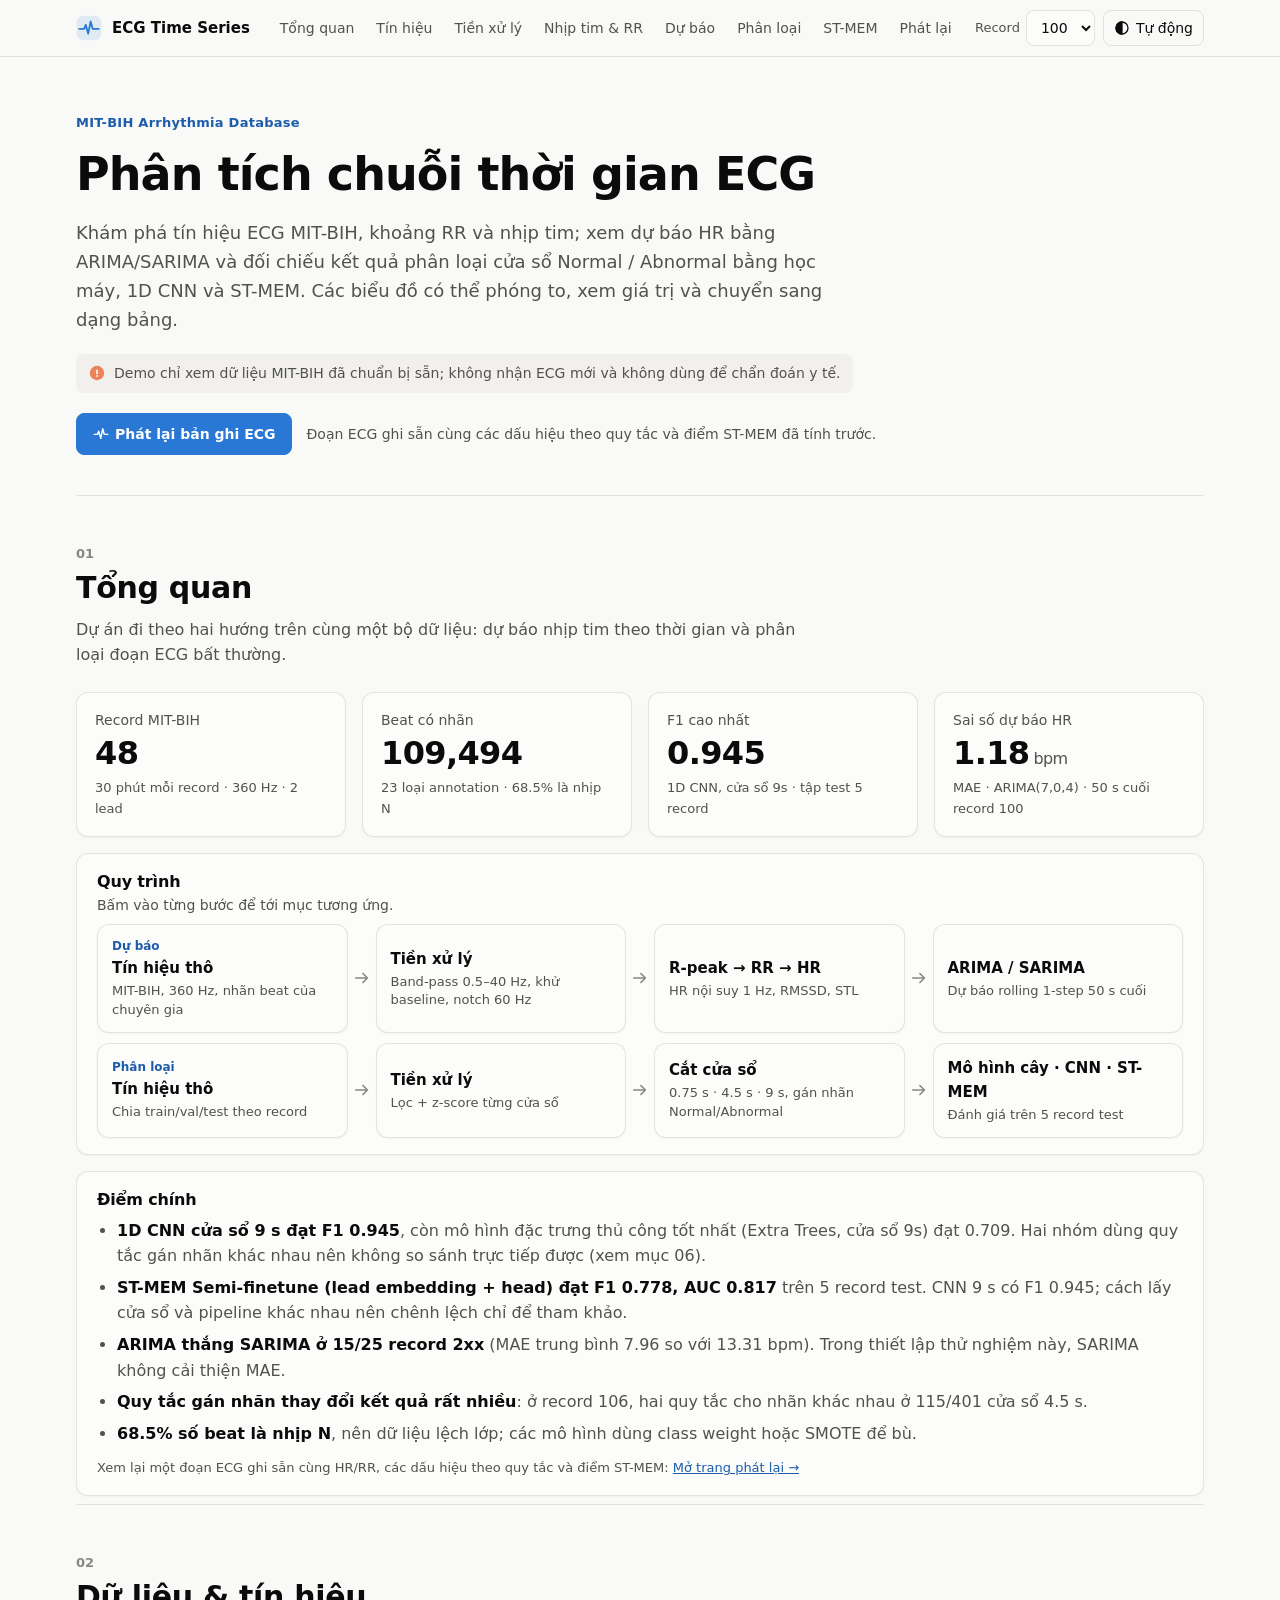
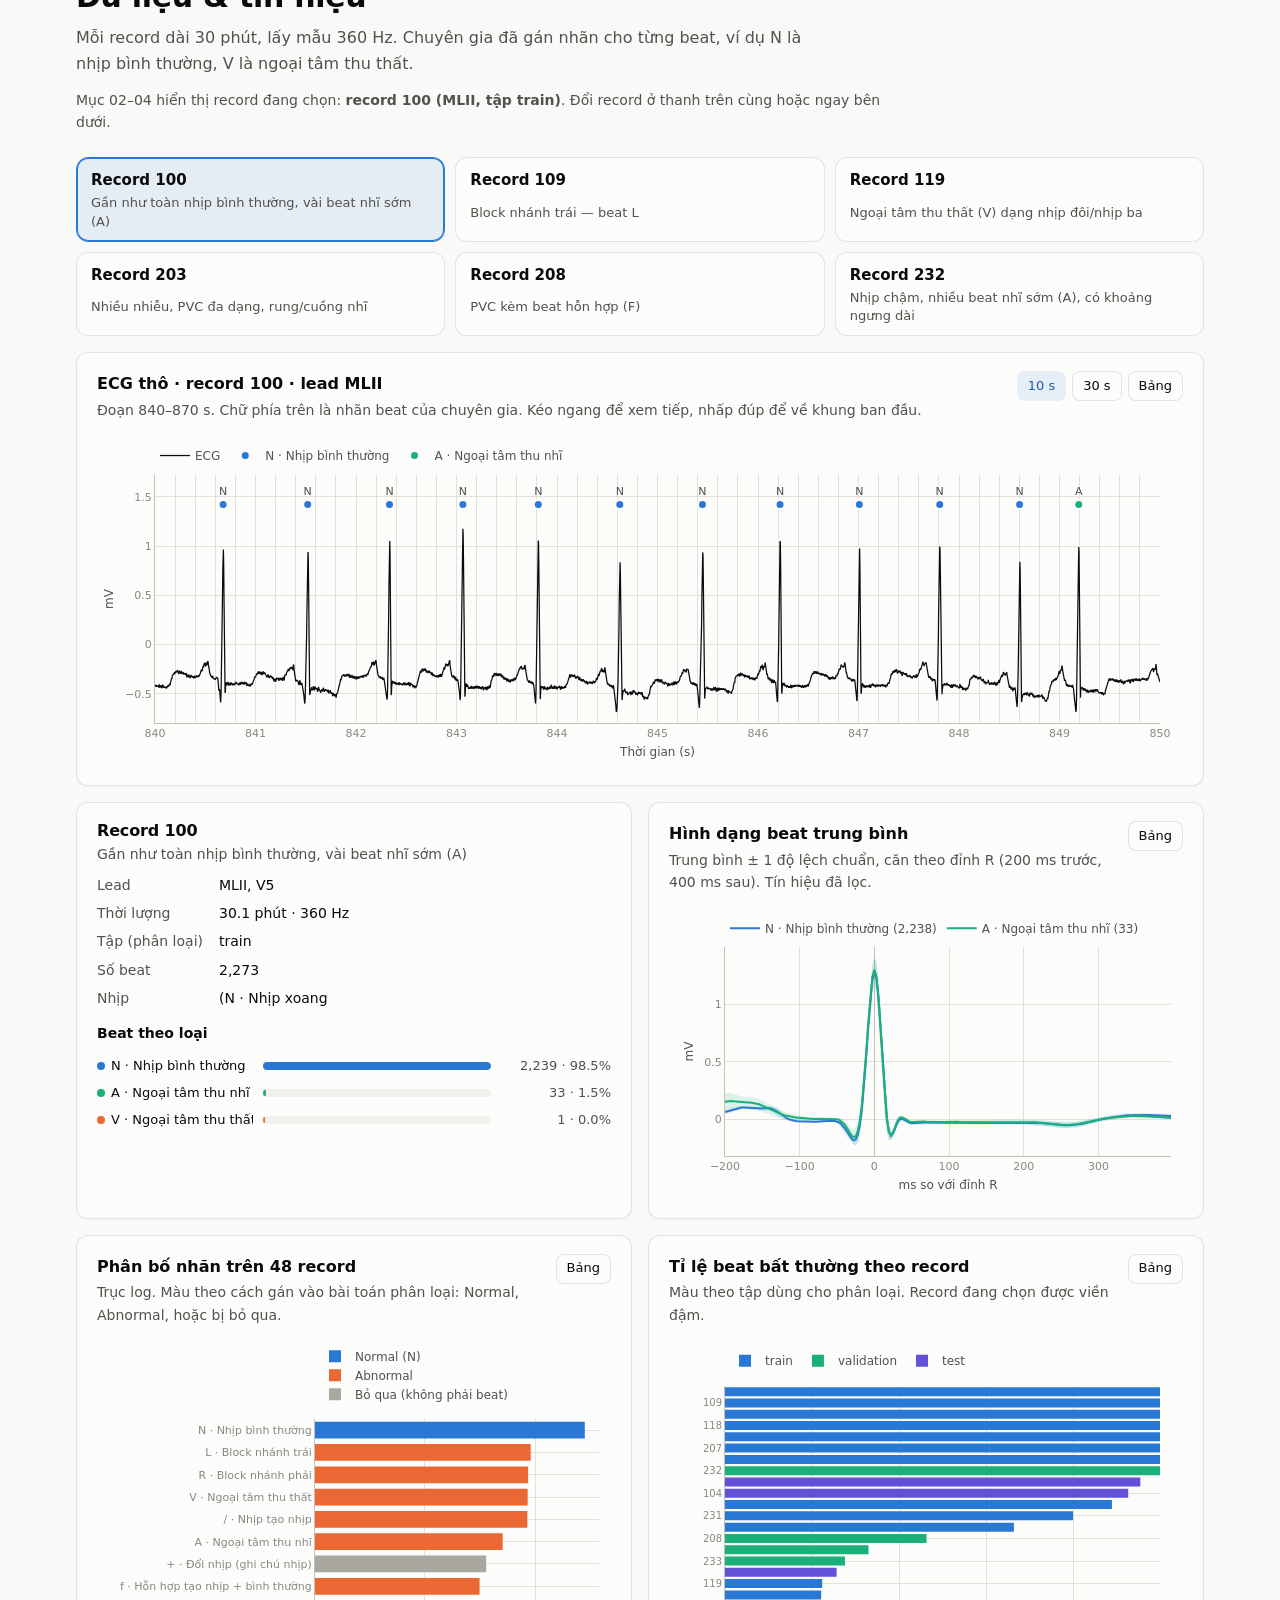
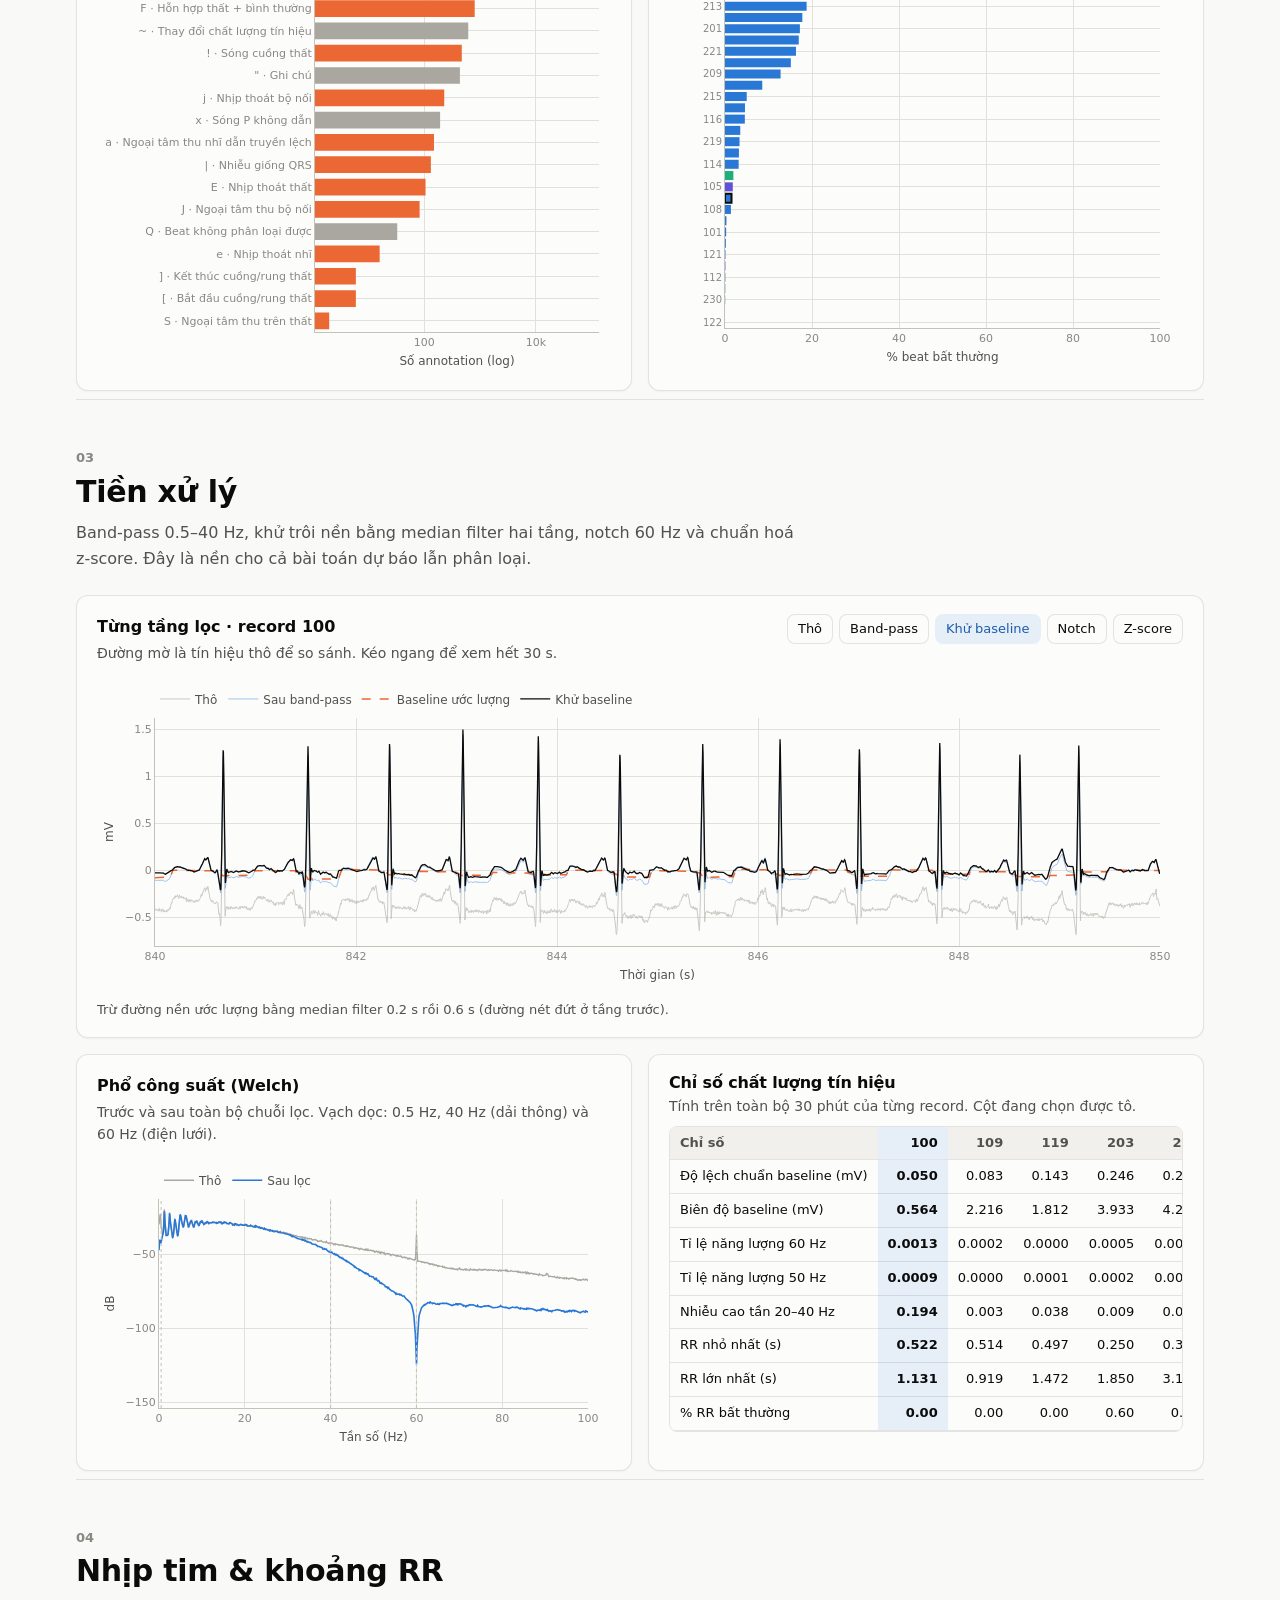
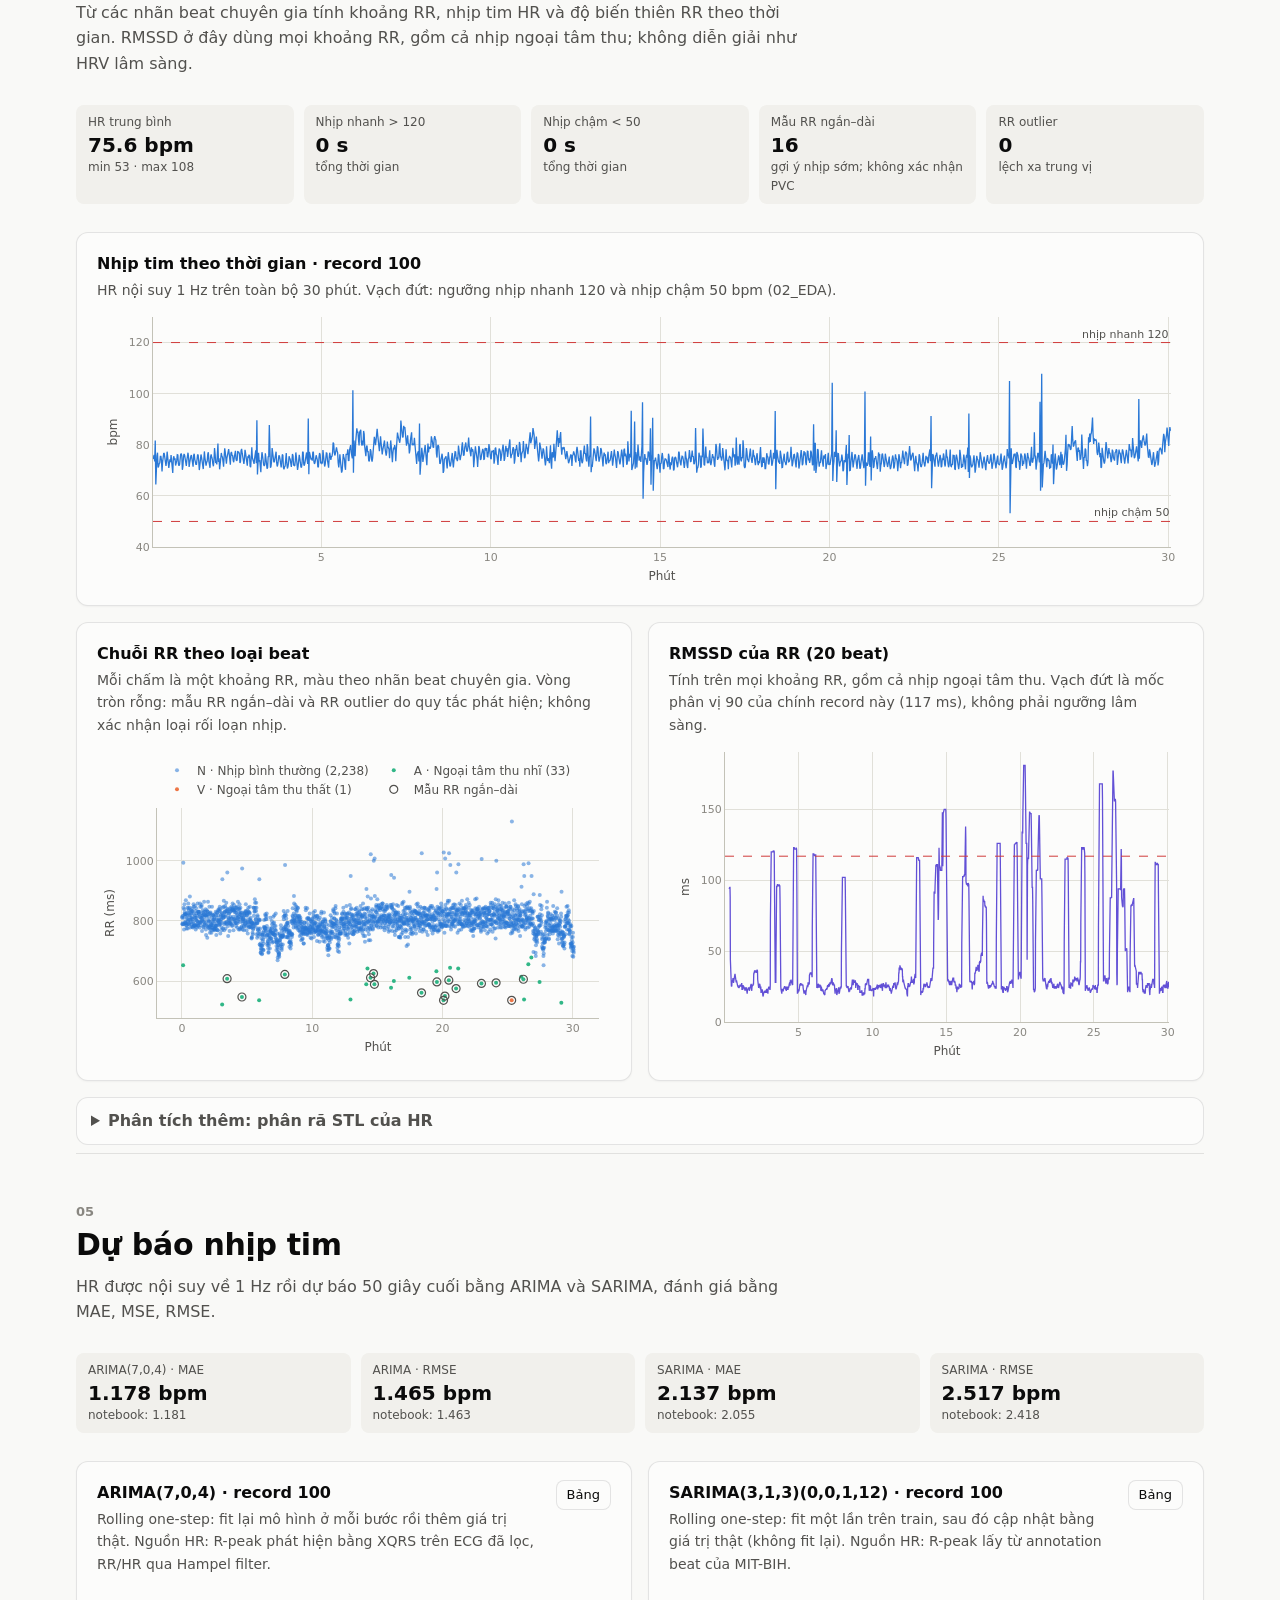
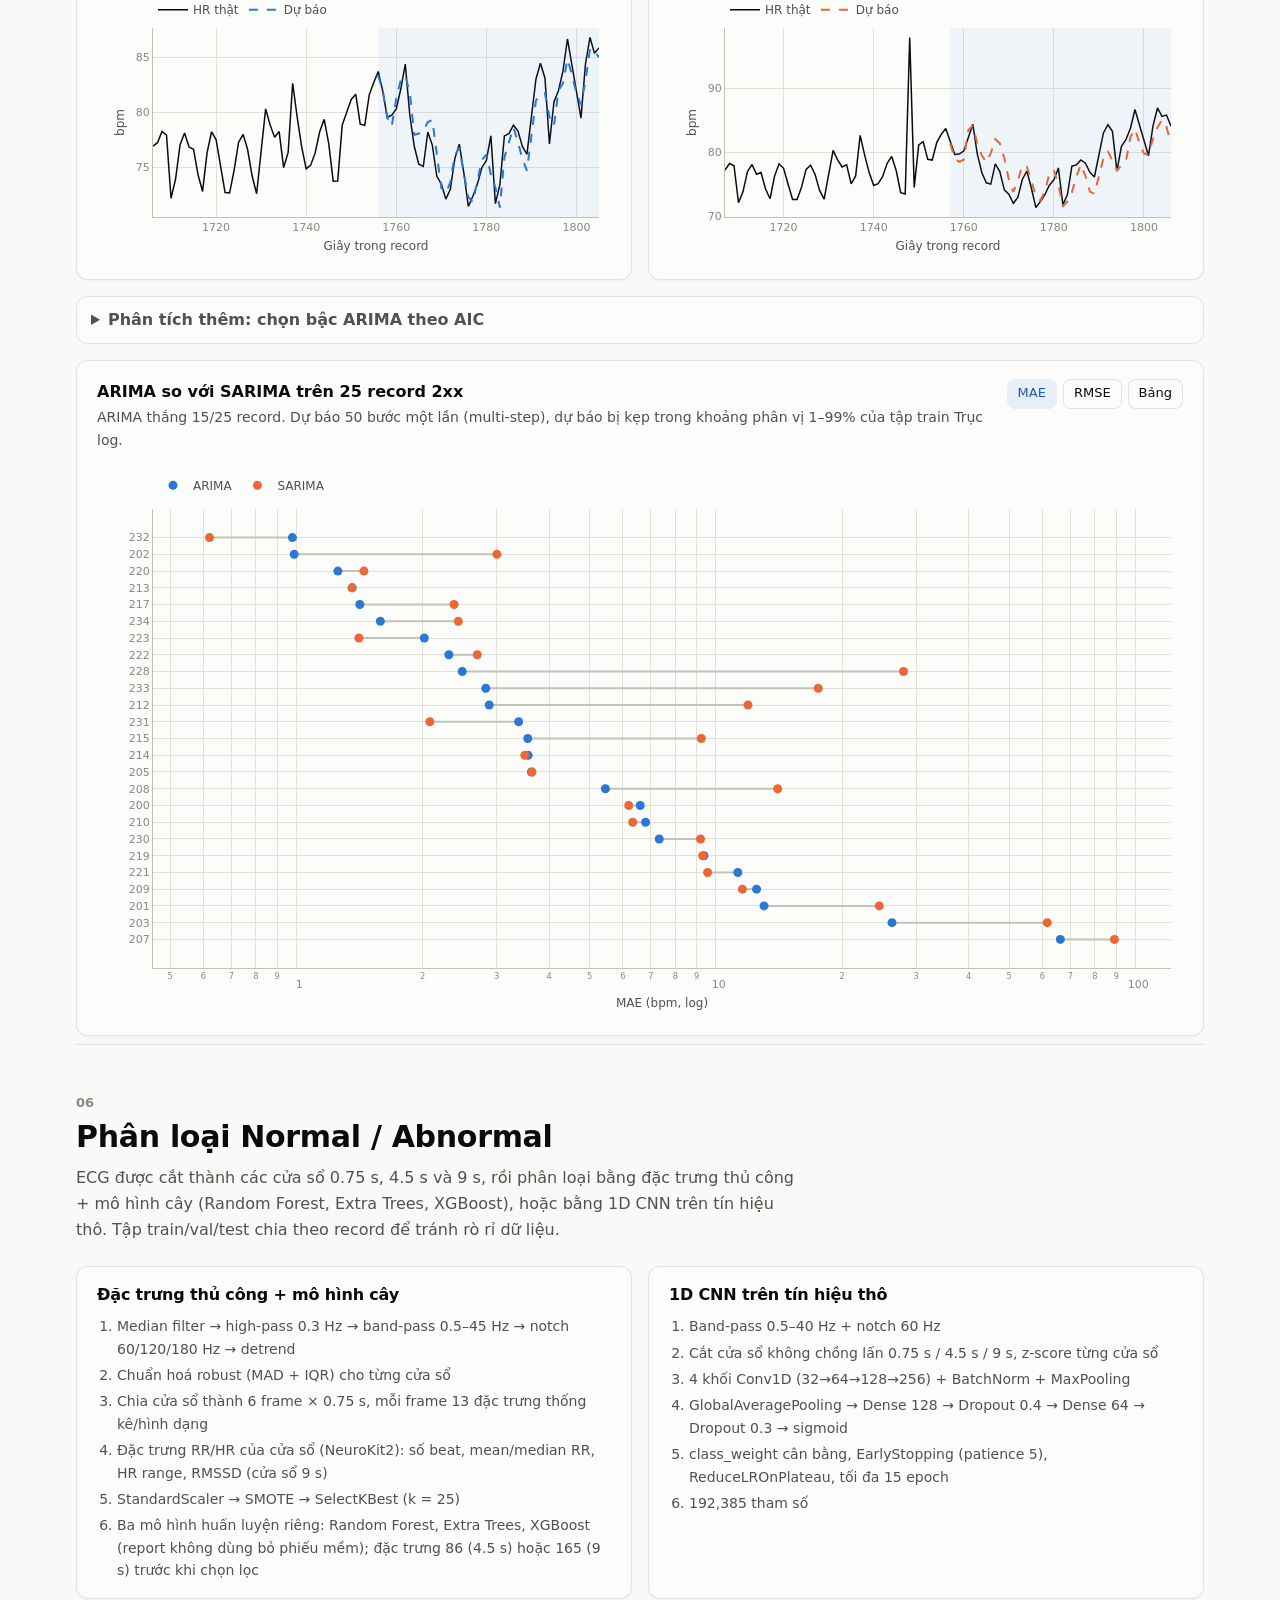
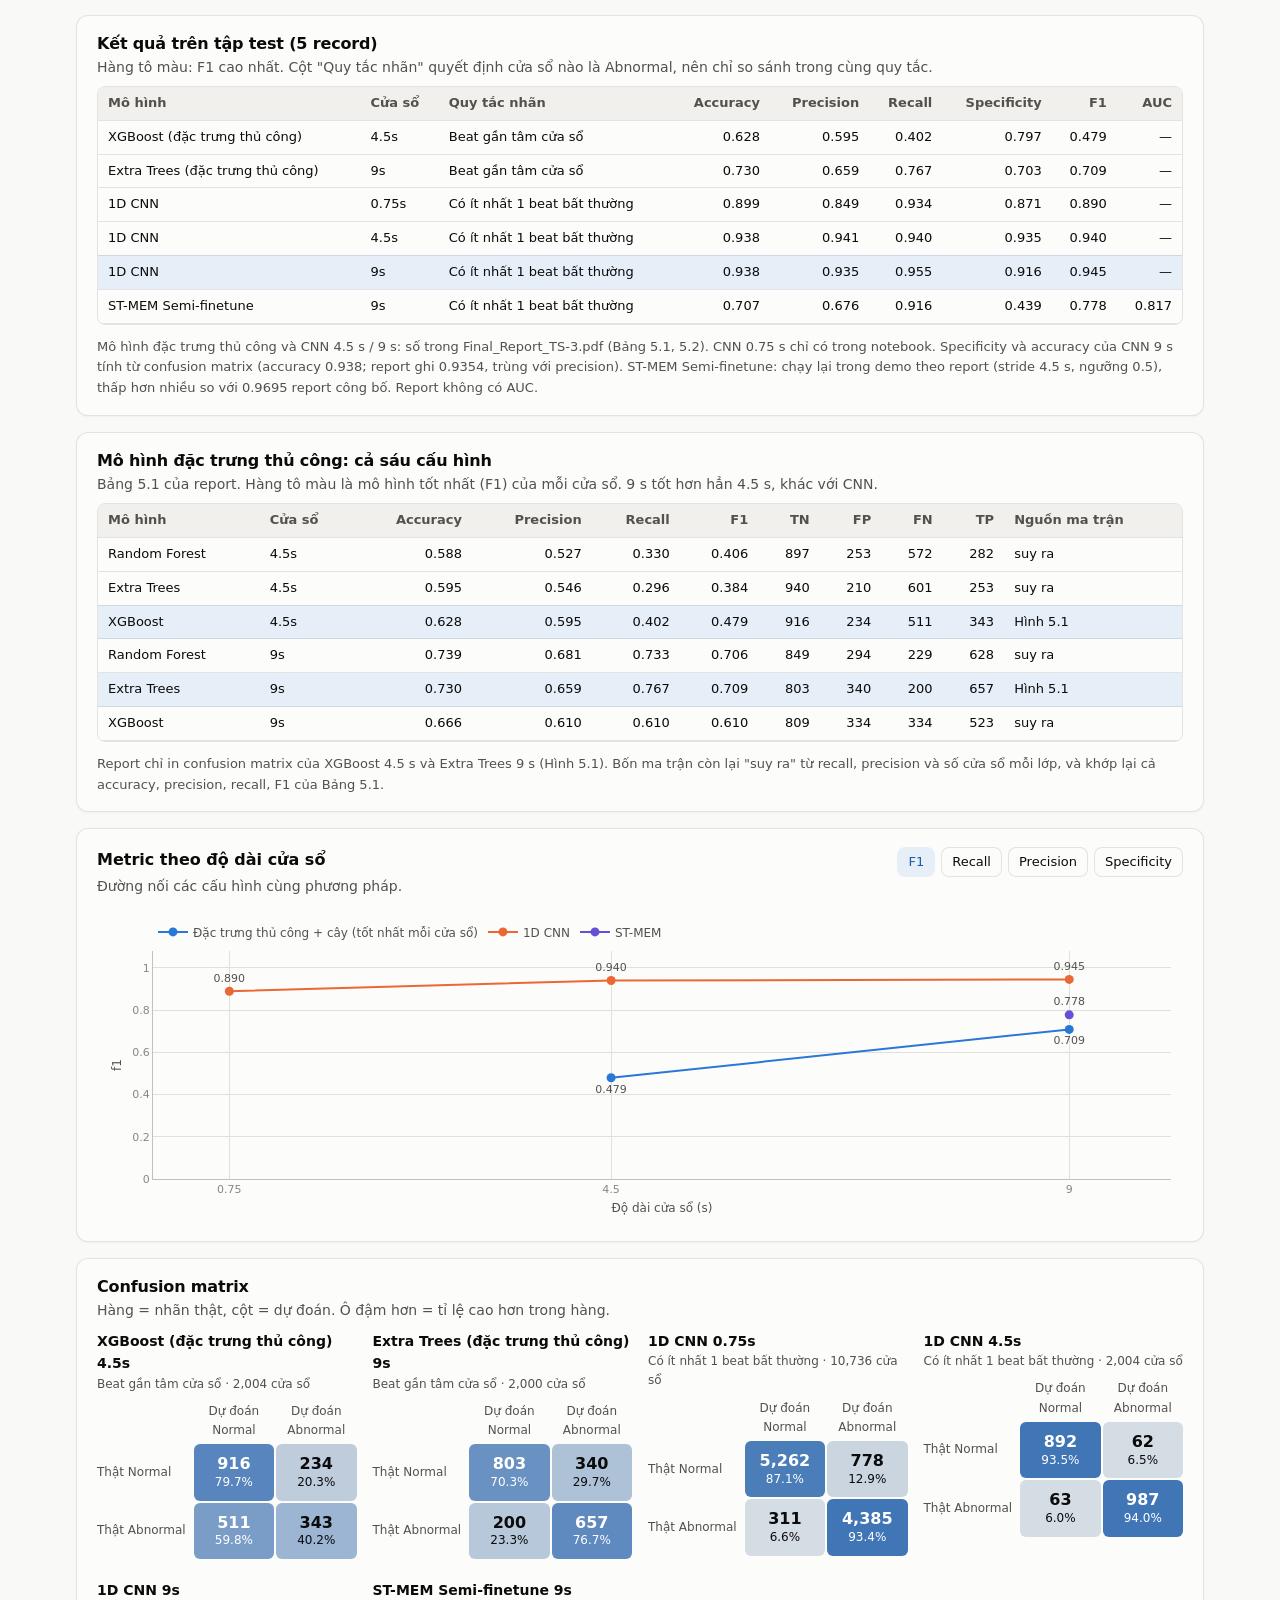
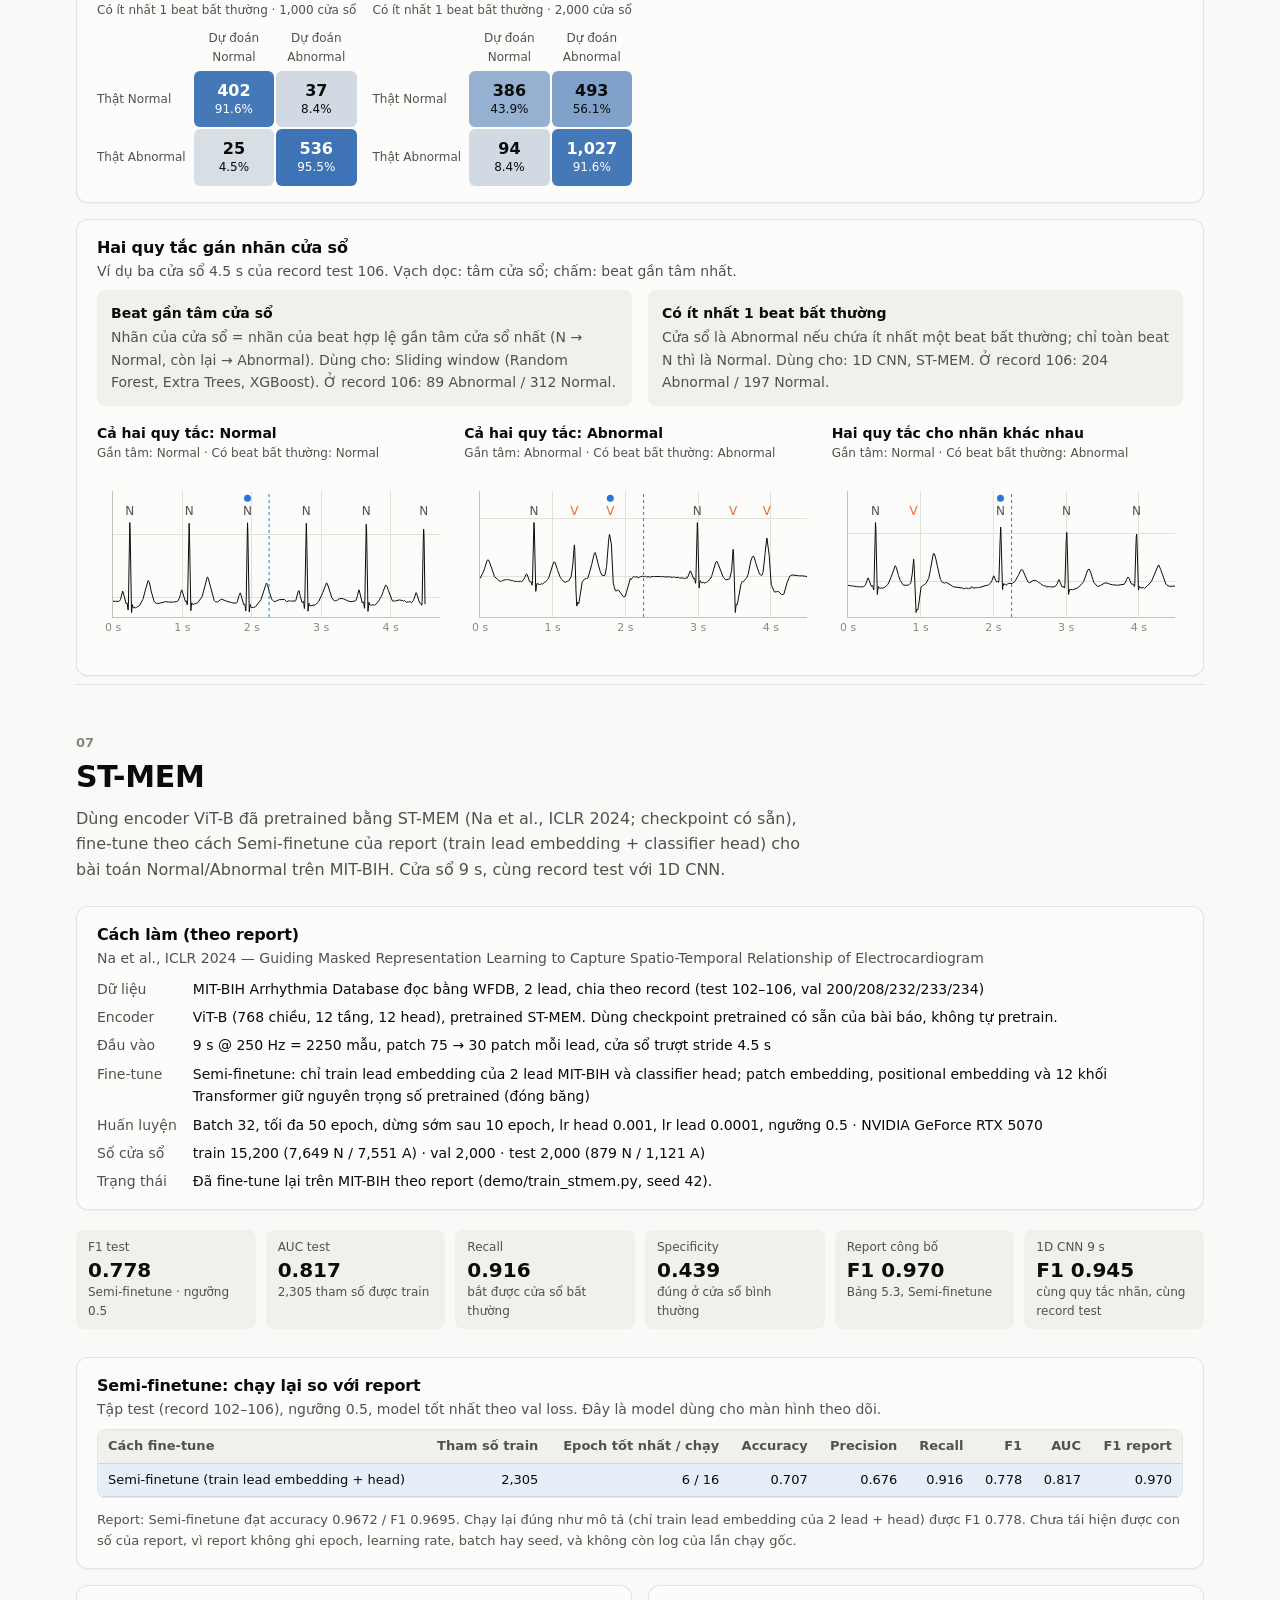
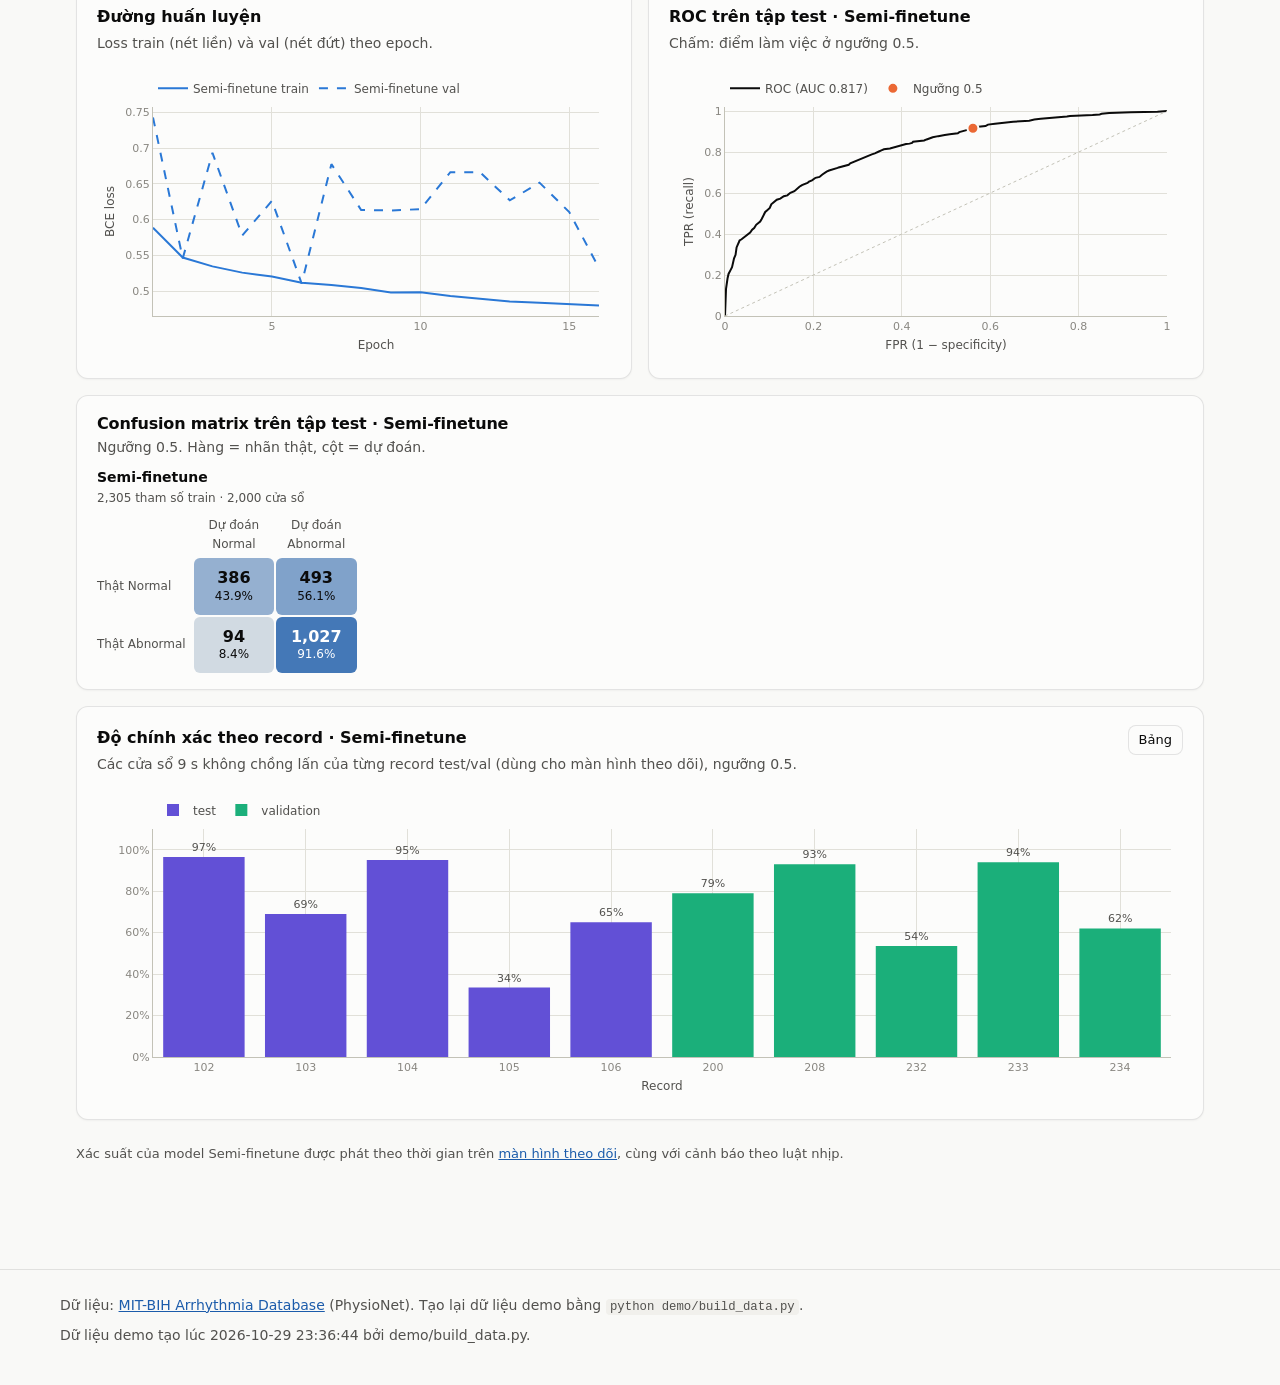
<file: demo/index.html>
<!doctype html>
<html lang="vi">
<head>
  <meta charset="utf-8">
  <meta name="viewport" content="width=device-width, initial-scale=1">
  <title>ECG Time Series Demo</title>
  <meta name="description" content="Demo phân tích ECG MIT-BIH: tín hiệu, khoảng RR và nhịp tim, dự báo ARIMA/SARIMA, phân loại Normal/Abnormal và phát lại bản ghi.">
  <link rel="stylesheet" href="style.css">
  <script>
    // Áp theme đã lưu trước khi vẽ trang để không bị nháy màu
    try {
      var t = localStorage.getItem("ecg-demo-theme");
      if (t === "light" || t === "dark") document.documentElement.setAttribute("data-theme", t);
    } catch (e) {}
  </script>
</head>
<body>
  <header class="topbar">
    <div class="topbar-inner">
      <a class="brand" href="#top" aria-label="Về đầu trang">
        <svg viewBox="0 0 32 32" fill="none" aria-hidden="true">
          <rect x="1" y="1" width="30" height="30" rx="8" fill="currentColor" opacity="0.12"/>
          <path d="M4 17h6l2-5 3 11 3-15 2.5 9H28" stroke="currentColor" stroke-width="2.2" stroke-linecap="round" stroke-linejoin="round"/>
        </svg>
        <span class="brand-text">ECG Time Series</span>
      </a>
      <nav class="nav" aria-label="Các mục">
        <a href="#overview">Tổng quan</a>
        <a href="#explore">Tín hiệu</a>
        <a href="#preprocess">Tiền xử lý</a>
        <a href="#hrv">Nhịp tim &amp; RR</a>
        <a href="#forecast">Dự báo</a>
        <a href="#classification">Phân loại</a>
        <a href="#stmem">ST-MEM</a>
        <a href="monitor.html" class="nav-ext">Phát lại ↗</a>
      </nav>
      <div class="controls">
        <label class="field" for="record-select">
          <span>Record</span>
          <select id="record-select" aria-describedby="record-scope"></select>
        </label>
        <button class="btn btn-ghost" id="theme-toggle" type="button"></button>
      </div>
    </div>
  </header>

  <main id="top">
    <div id="banner" class="banner" role="alert" hidden></div>

    <section class="hero" aria-labelledby="hero-title">
      <p class="eyebrow">MIT-BIH Arrhythmia Database</p>
      <h1 id="hero-title">Phân tích chuỗi thời gian ECG</h1>
      <p class="lead">
        Khám phá tín hiệu ECG MIT-BIH, khoảng RR và nhịp tim; xem dự báo HR bằng ARIMA/SARIMA
        và đối chiếu kết quả phân loại cửa sổ Normal / Abnormal bằng học máy, 1D CNN và ST-MEM.
        Các biểu đồ có thể phóng to, xem giá trị và chuyển sang dạng bảng.
      </p>
      <p class="disclaimer">
        <svg viewBox="0 0 20 20" fill="currentColor" aria-hidden="true"><path d="M10 2a8 8 0 1 0 0 16 8 8 0 0 0 0-16Zm0 4a1 1 0 0 1 1 1v3.5a1 1 0 1 1-2 0V7a1 1 0 0 1 1-1Zm0 8.5a1.1 1.1 0 1 1 0-2.2 1.1 1.1 0 0 1 0 2.2Z"/></svg>
        <span>Demo chỉ xem dữ liệu MIT-BIH đã chuẩn bị sẵn; không nhận ECG mới và không dùng để chẩn đoán y tế.</span>
      </p>
      <p class="hero-cta">
        <a class="btn btn-primary" href="monitor.html">
          <svg viewBox="0 0 20 20" aria-hidden="true"><path d="M1.5 10.5h4l1.6-4 2.6 9 2.4-12 2 7h4.4" fill="none" stroke="currentColor" stroke-width="1.8" stroke-linecap="round" stroke-linejoin="round"/></svg>
          <span>Phát lại bản ghi ECG</span>
        </a>
        <span class="hero-cta-note">Đoạn ECG ghi sẵn cùng các dấu hiệu theo quy tắc và điểm ST-MEM đã tính trước.</span>
      </p>
    </section>

    <section class="section" id="overview" aria-labelledby="overview-title">
      <div class="section-head">
        <p class="section-num">01</p>
        <h2 id="overview-title">Tổng quan</h2>
        <p class="lead">Dự án đi theo hai hướng trên cùng một bộ dữ liệu: dự báo nhịp tim theo thời gian và phân loại đoạn ECG bất thường.</p>
      </div>
      <div class="stack" id="overview-body"></div>
    </section>

    <section class="section" id="explore" aria-labelledby="explore-title">
      <div class="section-head">
        <p class="section-num">02</p>
        <h2 id="explore-title">Dữ liệu &amp; tín hiệu</h2>
        <p class="lead">Mỗi record dài 30 phút, lấy mẫu 360 Hz. Chuyên gia đã gán nhãn cho từng beat, ví dụ N là nhịp bình thường, V là ngoại tâm thu thất.</p>
        <p class="scope-note" id="record-scope">Mục 02–04 hiển thị record đang chọn: <strong data-record-label></strong>. Đổi record ở thanh trên cùng hoặc ngay bên dưới.</p>
      </div>
      <div class="record-chips" id="record-chips" role="group" aria-label="Chọn record"></div>
      <div class="stack" id="explore-body"></div>
    </section>

    <section class="section" id="preprocess" aria-labelledby="preprocess-title">
      <div class="section-head">
        <p class="section-num">03</p>
        <h2 id="preprocess-title">Tiền xử lý</h2>
        <p class="lead">Band-pass 0.5–40 Hz, khử trôi nền bằng median filter hai tầng, notch 60 Hz và chuẩn hoá z-score. Đây là nền cho cả bài toán dự báo lẫn phân loại.</p>
      </div>
      <div class="stack" id="preprocess-body"></div>
    </section>

    <section class="section" id="hrv" aria-labelledby="hrv-title">
      <div class="section-head">
        <p class="section-num">04</p>
        <h2 id="hrv-title">Nhịp tim &amp; khoảng RR</h2>
        <p class="lead">Từ các nhãn beat chuyên gia tính khoảng RR, nhịp tim HR và độ biến thiên RR theo thời gian. RMSSD ở đây dùng mọi khoảng RR, gồm cả nhịp ngoại tâm thu; không diễn giải như HRV lâm sàng.</p>
      </div>
      <div class="stack" id="hrv-body"></div>
    </section>

    <section class="section" id="forecast" aria-labelledby="forecast-title">
      <div class="section-head">
        <p class="section-num">05</p>
        <h2 id="forecast-title">Dự báo nhịp tim</h2>
        <p class="lead">HR được nội suy về 1 Hz rồi dự báo 50 giây cuối bằng ARIMA và SARIMA, đánh giá bằng MAE, MSE, RMSE.</p>
      </div>
      <div class="stack" id="forecast-body"></div>
    </section>

    <section class="section" id="classification" aria-labelledby="classification-title">
      <div class="section-head">
        <p class="section-num">06</p>
        <h2 id="classification-title">Phân loại Normal / Abnormal</h2>
        <p class="lead">ECG được cắt thành các cửa sổ 0.75 s, 4.5 s và 9 s, rồi phân loại bằng đặc trưng thủ công + mô hình cây (Random Forest, Extra Trees, XGBoost), hoặc bằng 1D CNN trên tín hiệu thô. Tập train/val/test chia theo record để tránh rò rỉ dữ liệu.</p>
      </div>
      <div class="stack" id="classification-body"></div>
    </section>

    <section class="section" id="stmem" aria-labelledby="stmem-title">
      <div class="section-head">
        <p class="section-num">07</p>
        <h2 id="stmem-title">ST-MEM</h2>
        <p class="lead">Dùng encoder ViT-B đã pretrained bằng ST-MEM (Na et al., ICLR 2024; checkpoint có sẵn), fine-tune theo cách Semi-finetune của report (train lead embedding + classifier head) cho bài toán Normal/Abnormal trên MIT-BIH. Cửa sổ 9 s, cùng record test với 1D CNN.</p>
      </div>
      <div class="stack" id="stmem-body"></div>
    </section>
  </main>

  <footer class="footer">
    <div class="footer-inner">
      <p>Dữ liệu: <a href="https://physionet.org/content/mitdb/1.0.0/" rel="noopener">MIT-BIH Arrhythmia Database</a> (PhysioNet). Tạo lại dữ liệu demo bằng <code>python demo/build_data.py</code>.</p>
      <p id="footer-meta"></p>
    </div>
  </footer>

  <script src="data/demo_data.js"></script>
  <script src="vendor/plotly-cartesian-2.35.2.min.js"></script>
  <script src="app.js"></script>
</body>
</html>
</file>
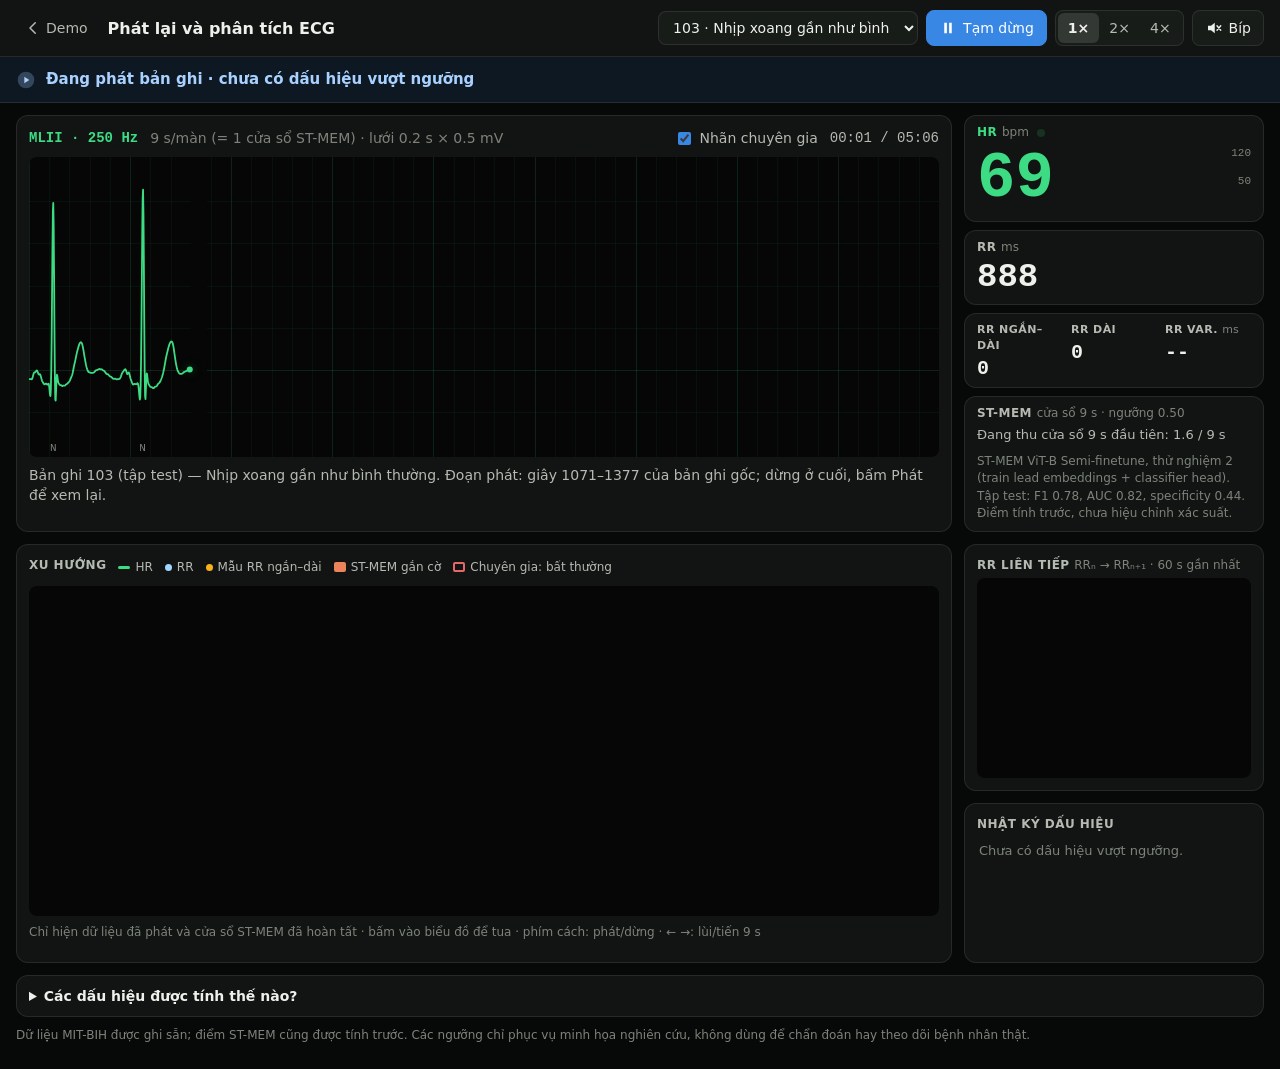
<file: demo/monitor.html>
<!doctype html>
<html lang="vi">
<head>
  <meta charset="utf-8">
  <meta name="viewport" content="width=device-width, initial-scale=1">
  <title>Phát lại và phân tích ECG</title>
  <meta name="description" content="Phát lại bản ghi MIT-BIH để xem sóng ECG, HR/RR, các dấu hiệu theo quy tắc và điểm ST-MEM đã tính trước.">
  <link rel="stylesheet" href="monitor.css">
</head>
<body>
  <header class="m-top">
    <a class="m-back" href="index.html" aria-label="Về trang demo">
      <svg viewBox="0 0 24 24" width="18" height="18" aria-hidden="true"><path d="M15 5l-7 7 7 7" fill="none" stroke="currentColor" stroke-width="2" stroke-linecap="round" stroke-linejoin="round"/></svg>
      <span>Demo</span>
    </a>
    <h1 class="m-title">Phát lại và phân tích ECG</h1>
    <div class="m-controls">
      <label class="m-field">
        <span class="sr-only">Bản ghi</span>
        <select id="m-record" aria-label="Chọn bản ghi"></select>
      </label>
      <button id="m-play" class="m-btn m-btn-primary" type="button" aria-label="Tạm dừng (phím cách)">
        <svg id="m-play-icon" viewBox="0 0 24 24" width="18" height="18" aria-hidden="true"></svg>
        <span id="m-play-text">Tạm dừng</span>
      </button>
      <div class="m-seg" id="m-speed" role="group" aria-label="Tốc độ phát"></div>
      <button id="m-beep" class="m-btn" type="button" aria-pressed="false" title="Tiếng bíp mỗi nhịp">
        <svg viewBox="0 0 24 24" width="18" height="18" aria-hidden="true"><path d="M4 9v6h4l5 4V5L8 9H4z" fill="currentColor"/><path id="m-beep-wave" d="M16 8.5a5 5 0 0 1 0 7M18.5 6a8.5 8.5 0 0 1 0 12" fill="none" stroke="currentColor" stroke-width="1.8" stroke-linecap="round"/><path id="m-beep-off" d="M16 9l5 6M21 9l-5 6" fill="none" stroke="currentColor" stroke-width="1.8" stroke-linecap="round"/></svg>
        <span>Bíp</span>
      </button>
    </div>
  </header>

  <div id="m-banner" class="m-banner is-ok" role="alert" aria-live="assertive">
    <span class="m-banner-icon" aria-hidden="true"></span>
    <span class="m-banner-text">Đang khởi động…</span>
    <span class="m-banner-more"></span>
  </div>

  <main class="m-main">
    <!-- Hàng 1: sóng ECG 9 s + số liệu -->
    <section class="m-screen" aria-label="Sóng ECG">
      <div class="m-screen-head">
        <span class="m-lead" id="m-lead">ECG</span>
        <span class="m-dim" id="m-scale">9 s/màn</span>
        <span class="m-spacer"></span>
        <label class="m-check"><input type="checkbox" id="m-show-ann" checked> Nhãn chuyên gia</label>
        <span class="m-clock" id="m-clock">00:00 / 00:00</span>
      </div>
      <div class="m-canvas-wrap"><canvas id="m-canvas" aria-label="Sóng ECG đang chạy, mỗi màn 9 giây"></canvas></div>
      <p class="m-record-desc" id="m-desc"></p>
    </section>

    <aside class="m-nums" aria-label="Số liệu hiện tại">
      <div class="m-num m-num-hr">
        <div class="m-num-label">HR <span class="m-dim">bpm</span><span class="m-beat" id="m-beat" aria-hidden="true"></span></div>
        <div id="m-hr" class="m-num-value">--</div>
        <div class="m-num-limits" title="Ngưỡng minh họa từ notebook, không phải giới hạn lâm sàng"><span>120</span><span>50</span></div>
      </div>
      <div class="m-num">
        <div class="m-num-label">RR <span class="m-dim">ms</span></div>
        <div id="m-rr" class="m-num-value m-num-sm">--</div>
      </div>
      <div class="m-num m-num-pair">
        <div><div class="m-num-label" title="Mẫu RR ngắn rồi dài; không xác nhận PVC">RR ngắn–dài</div><div id="m-pvc" class="m-num-value m-num-xs">0</div></div>
        <div><div class="m-num-label" title="Khoảng RR dài, được ghi nhận khi nhịp tiếp theo xuất hiện">RR dài</div><div id="m-pause" class="m-num-value m-num-xs">0</div></div>
        <div><div class="m-num-label" title="RMSSD tính trên 20 khoảng RR, gồm cả nhịp ngoại tâm thu; không phải HRV lâm sàng">RR var. <span class="m-dim">ms</span></div><div id="m-rmssd" class="m-num-value m-num-xs">--</div></div>
      </div>
      <div class="m-num m-model">
        <div class="m-num-label">ST-MEM <span class="m-dim" id="m-model-sub">cửa sổ 9 s</span></div>
        <div id="m-model-body"></div>
      </div>
    </aside>

    <!-- Hàng 2: xu hướng theo thời gian (chung trục) + nhật ký -->
    <section class="m-trends" aria-label="Xu hướng HR, RR và ST-MEM">
      <div class="m-screen-head">
        <span class="m-panel-label">Xu hướng</span>
        <span class="m-legend">
          <span><i class="lg lg-hr"></i>HR</span>
          <span><i class="lg lg-rr"></i>RR</span>
          <span><i class="lg lg-pvc"></i>Mẫu RR ngắn–dài</span>
          <span><i class="lg lg-p"></i>ST-MEM gắn cờ</span>
          <span><i class="lg lg-t"></i>Chuyên gia: bất thường</span>
        </span>
      </div>
      <div class="m-trend-wrap" id="m-trend-wrap" role="slider" tabindex="0" aria-label="Vị trí phát — bấm vào biểu đồ để tua" aria-valuemin="0">
        <canvas id="m-trend"></canvas>
      </div>
      <p class="m-dim m-hint">Chỉ hiện dữ liệu đã phát và cửa sổ ST-MEM đã hoàn tất · bấm vào biểu đồ để tua · phím cách: phát/dừng · ← →: lùi/tiến 9 s</p>
    </section>

    <aside class="m-side2">
      <div class="m-panel">
        <div class="m-panel-label">RR liên tiếp <span class="m-dim">RRₙ → RRₙ₊₁ · 60 s gần nhất</span></div>
        <div class="m-poin-wrap"><canvas id="m-poincare" aria-label="Biểu đồ Poincaré của khoảng RR"></canvas></div>
      </div>
      <div class="m-panel m-log-panel">
        <div class="m-panel-label">Nhật ký dấu hiệu <span class="m-dim" id="m-log-count"></span></div>
        <ol id="m-log" class="m-log"></ol>
      </div>
    </aside>

    <section class="m-about">
      <details>
        <summary>Các dấu hiệu được tính thế nào?</summary>
        <div id="m-rules"></div>
      </details>
      <p class="m-disclaimer">Dữ liệu MIT-BIH được ghi sẵn; điểm ST-MEM cũng được tính trước. Các ngưỡng chỉ phục vụ minh họa nghiên cứu, không dùng để chẩn đoán hay theo dõi bệnh nhân thật.</p>
    </section>
  </main>

  <script src="data/monitor_data.js"></script>
  <script src="monitor.js"></script>
</body>
</html>
</file>
<file: demo/style.css>
/* ==========================================================================
   Token màu — bảng màu tham chiếu (đã kiểm định CVD/độ tương phản cho cả
   sáng và tối). Biểu đồ đọc các token này qua getComputedStyle trong app.js.
   ========================================================================== */

:root {
  color-scheme: light;

  --page: #f9f9f7;
  --surface: #fcfcfb;
  --surface-2: #f1f0ec;
  --ink: #0b0b0b;
  --ink-2: #52514e;
  --muted: #898781;
  --grid: #e1e0d9;
  --axis: #c3c2b7;
  --border: rgba(11, 11, 11, 0.10);
  --shadow: 0 1px 2px rgba(11, 11, 11, 0.04);

  --accent: #2a78d6;
  --accent-ink: #1c5cab;
  --accent-wash: rgba(42, 120, 214, 0.10);

  /* Màu series theo thứ tự cố định — không xoay vòng */
  --series-1: #2a78d6; /* blue */
  --series-2: #eb6834; /* orange */
  --series-3: #1baf7a; /* aqua */
  --series-4: #eda100; /* yellow */
  --series-5: #e87ba4; /* magenta */
  --series-6: #008300; /* green */
  --series-7: #6250d6; /* violet */
  --series-8: #e34948; /* red */
  --series-other: #a9a79f;

  /* Status — chỉ dùng cho trạng thái, luôn kèm icon + chữ */
  --status-good: #0ca30c;
  --status-warning: #fab219;
  --status-serious: #ec835a;
  --status-critical: #d03b3b;
  --good-ink: #006300;

  --radius: 12px;
  --radius-sm: 8px;
  --font: system-ui, -apple-system, "Segoe UI", Roboto, "Helvetica Neue", Arial, sans-serif;
  --mono: ui-monospace, "Cascadia Code", "Segoe UI Mono", Consolas, monospace;
  --topbar-h: 56px;
}

@media (prefers-color-scheme: dark) {
  :root:where(:not([data-theme="light"])) {
    color-scheme: dark;
    --page: #0d0d0d;
    --surface: #1a1a19;
    --surface-2: #242422;
    --ink: #f0efec;
    --ink-2: #c3c2b7;
    --muted: #898781;
    --grid: #2c2c2a;
    --axis: #383835;
    --border: rgba(255, 255, 255, 0.10);
    --shadow: none;
    --accent: #3987e5;
    --accent-ink: #86b6ef;
    --accent-wash: rgba(57, 135, 229, 0.16);
    --series-1: #3987e5;
    --series-2: #d95926;
    --series-3: #199e70;
    --series-4: #c98500;
    --series-5: #d55181;
    --series-6: #008300;
    --series-7: #9085e9;
    --series-8: #e66767;
    --series-other: #6d6c66;
    --good-ink: #0ca30c;
  }
}

:root[data-theme="dark"] {
  color-scheme: dark;
  --page: #0d0d0d;
  --surface: #1a1a19;
  --surface-2: #242422;
  --ink: #f0efec;
  --ink-2: #c3c2b7;
  --muted: #898781;
  --grid: #2c2c2a;
  --axis: #383835;
  --border: rgba(255, 255, 255, 0.10);
  --shadow: none;
  --accent: #3987e5;
  --accent-ink: #86b6ef;
  --accent-wash: rgba(57, 135, 229, 0.16);
  --series-1: #3987e5;
  --series-2: #d95926;
  --series-3: #199e70;
  --series-4: #c98500;
  --series-5: #d55181;
  --series-6: #008300;
  --series-7: #9085e9;
  --series-8: #e66767;
  --series-other: #6d6c66;
  --good-ink: #0ca30c;
}

/* ==========================================================================
   Nền tảng
   ========================================================================== */

*,
*::before,
*::after {
  box-sizing: border-box;
}

html {
  scroll-behavior: smooth;
  scroll-padding-top: calc(var(--topbar-h) + 16px);
  -webkit-text-size-adjust: 100%;
}

body {
  margin: 0;
  background: var(--page);
  color: var(--ink);
  font-family: var(--font);
  font-size: 16px;
  line-height: 1.6;
  overflow-x: hidden;
}

a {
  color: var(--accent-ink);
}

h1,
h2,
h3,
h4 {
  line-height: 1.25;
  margin: 0;
  font-weight: 650;
  letter-spacing: -0.01em;
}

p {
  margin: 0;
}

code {
  font-family: var(--mono);
  font-size: 0.88em;
  background: var(--surface-2);
  padding: 0.1em 0.35em;
  border-radius: 4px;
}

:focus-visible {
  outline: 2px solid var(--accent);
  outline-offset: 2px;
}

.visually-hidden {
  position: absolute !important;
  width: 1px;
  height: 1px;
  overflow: hidden;
  clip: rect(0 0 0 0);
  white-space: nowrap;
}

/* ==========================================================================
   Thanh trên cùng
   ========================================================================== */

.topbar {
  position: sticky;
  top: 0;
  z-index: 20;
  background: color-mix(in srgb, var(--page) 88%, transparent);
  backdrop-filter: saturate(140%) blur(10px);
  -webkit-backdrop-filter: saturate(140%) blur(10px);
  border-bottom: 1px solid var(--border);
}

.topbar-inner {
  max-width: 1160px;
  margin: 0 auto;
  padding: 0 16px;
  min-height: var(--topbar-h);
  display: flex;
  align-items: center;
  gap: 20px;
}

.brand {
  display: flex;
  align-items: center;
  gap: 10px;
  color: var(--ink);
  text-decoration: none;
  font-weight: 650;
  font-size: 15px;
  white-space: nowrap;
}

.brand svg {
  width: 26px;
  height: 26px;
  flex: none;
  color: var(--accent);
}

.nav {
  display: flex;
  gap: 2px;
  overflow-x: auto;
  scrollbar-width: none;
  flex: 1 1 auto;
  min-width: 0;
}

.nav::-webkit-scrollbar {
  display: none;
}

.nav a {
  color: var(--ink-2);
  text-decoration: none;
  font-size: 14px;
  padding: 6px 10px;
  border-radius: 999px;
  white-space: nowrap;
}

.nav a:hover {
  color: var(--ink);
  background: var(--surface-2);
}

.nav a[aria-current="true"] {
  color: var(--accent-ink);
  background: var(--accent-wash);
  font-weight: 600;
}

.controls {
  display: flex;
  align-items: center;
  gap: 8px;
  flex: none;
}

.field {
  display: flex;
  align-items: center;
  gap: 6px;
  font-size: 13px;
  color: var(--ink-2);
}

select,
.btn {
  font: inherit;
  font-size: 14px;
  color: var(--ink);
  background: var(--surface);
  border: 1px solid var(--border);
  border-radius: var(--radius-sm);
  min-height: 36px;
  padding: 0 10px;
  cursor: pointer;
}

select:hover,
.btn:hover {
  border-color: var(--axis);
}

.btn {
  display: inline-flex;
  align-items: center;
  gap: 6px;
}

.btn svg {
  width: 16px;
  height: 16px;
}

.btn-ghost {
  background: transparent;
}

.btn[aria-pressed="true"] {
  background: var(--accent-wash);
  border-color: transparent;
  color: var(--accent-ink);
}

/* ==========================================================================
   Bố cục trang
   ========================================================================== */

main {
  max-width: 1160px;
  margin: 0 auto;
  padding: 0 16px 48px;
}

.hero {
  padding: 56px 0 40px;
  max-width: 820px;
}

.eyebrow {
  font-size: 13px;
  font-weight: 600;
  color: var(--accent-ink);
  letter-spacing: 0.02em;
  margin-bottom: 12px;
}

.hero h1 {
  font-size: clamp(30px, 5vw, 46px);
  letter-spacing: -0.02em;
}

.hero .lead {
  margin-top: 16px;
  font-size: 18px;
  color: var(--ink-2);
  max-width: 68ch;
}

.disclaimer {
  margin-top: 20px;
  display: inline-flex;
  gap: 8px;
  align-items: flex-start;
  font-size: 14px;
  color: var(--ink-2);
  background: var(--surface-2);
  border-radius: var(--radius-sm);
  padding: 8px 12px;
}

.disclaimer svg {
  flex: none;
  width: 18px;
  height: 18px;
  margin-top: 2px;
  color: var(--status-serious);
}

.section {
  padding: 48px 0 8px;
  border-top: 1px solid var(--border);
}

.section-head {
  max-width: 820px;
  margin-bottom: 24px;
}

.section-num {
  font-size: 13px;
  font-weight: 600;
  color: var(--muted);
  font-variant-numeric: tabular-nums;
}

.section h2 {
  font-size: clamp(24px, 3.4vw, 30px);
  margin-top: 4px;
}

.section .lead {
  margin-top: 10px;
  color: var(--ink-2);
  max-width: 72ch;
}

.scope-note {
  margin-top: 12px;
  font-size: 14px;
  color: var(--ink-2);
}

.stack {
  display: grid;
  gap: 16px;
}

.advanced-details {
  min-width: 0;
}
.advanced-details > summary {
  cursor: pointer;
  color: var(--ink-2);
  font-weight: 600;
  padding: 10px 14px;
  border: 1px solid var(--border);
  border-radius: var(--radius);
  background: var(--surface);
}
.advanced-details > summary:focus-visible {
  outline: 2px solid var(--accent);
  outline-offset: 2px;
}
.advanced-details[open] > summary {
  margin-bottom: 12px;
}

.grid-2 {
  display: grid;
  grid-template-columns: repeat(2, minmax(0, 1fr));
  gap: 16px;
}

.grid-3 {
  display: grid;
  grid-template-columns: repeat(3, minmax(0, 1fr));
  gap: 16px;
}

/* ==========================================================================
   Card & biểu đồ
   ========================================================================== */

.card {
  background: var(--surface);
  border: 1px solid var(--border);
  border-radius: var(--radius);
  box-shadow: var(--shadow);
  padding: 18px 20px 16px;
  min-width: 0;
}

.card-head {
  display: flex;
  align-items: flex-start;
  justify-content: space-between;
  gap: 12px;
  margin-bottom: 8px;
}

.card-title {
  font-size: 16px;
  font-weight: 650;
}

.card-sub {
  font-size: 14px;
  color: var(--ink-2);
  margin-top: 2px;
}

.card-actions {
  display: flex;
  gap: 6px;
  flex: none;
}

.card-actions .btn {
  min-height: 30px;
  font-size: 13px;
  padding: 0 10px;
}

.card-foot {
  margin-top: 8px;
  font-size: 13px;
  color: var(--ink-2);
}

.chart {
  width: 100%;
  min-height: 260px;
}

.chart-tall {
  min-height: 380px;
}

.table-wrap {
  max-height: 340px;
  overflow: auto;
  border: 1px solid var(--border);
  border-radius: var(--radius-sm);
}

table.data {
  width: 100%;
  border-collapse: collapse;
  font-size: 13px;
  font-variant-numeric: tabular-nums;
}

table.data th,
table.data td {
  padding: 6px 10px;
  text-align: left;
  border-bottom: 1px solid var(--border);
  white-space: nowrap;
}

table.data th {
  position: sticky;
  top: 0;
  background: var(--surface-2);
  color: var(--ink-2);
  font-weight: 600;
}

table.data td.num,
table.data th.num {
  text-align: right;
}

.placeholder {
  background: var(--surface-2);
  border-radius: var(--radius);
  padding: 18px 20px;
  color: var(--ink-2);
  font-size: 14px;
}

.placeholder strong {
  color: var(--ink);
}

.placeholder ul {
  margin: 8px 0 0;
  padding-left: 20px;
}

/* ==========================================================================
   Stat tile
   ========================================================================== */

.tiles {
  display: grid;
  grid-template-columns: repeat(4, minmax(0, 1fr));
  gap: 16px;
}

.tile {
  background: var(--surface);
  border: 1px solid var(--border);
  border-radius: var(--radius);
  box-shadow: var(--shadow);
  padding: 16px 18px;
  min-width: 0;
}

.tile-label {
  font-size: 14px;
  color: var(--ink-2);
}

.tile-value {
  font-size: 32px;
  font-weight: 650;
  letter-spacing: -0.02em;
  margin-top: 4px;
  line-height: 1.15;
}

.tile-unit {
  font-size: 16px;
  font-weight: 500;
  color: var(--ink-2);
  margin-left: 4px;
}

.tile-note {
  font-size: 13px;
  color: var(--ink-2);
  margin-top: 6px;
}

/* ==========================================================================
   Chọn record
   ========================================================================== */

.record-chips {
  display: grid;
  grid-template-columns: repeat(3, minmax(0, 1fr));
  gap: 10px;
  margin-bottom: 16px;
}

.record-chip {
  font: inherit;
  text-align: left;
  color: var(--ink);
  background: var(--surface);
  border: 1px solid var(--border);
  border-radius: var(--radius);
  padding: 10px 14px;
  cursor: pointer;
  display: grid;
  gap: 2px;
}

.record-chip:hover {
  border-color: var(--axis);
}

.record-chip[aria-pressed="true"] {
  border-color: var(--accent);
  box-shadow: inset 0 0 0 1px var(--accent);
  background: var(--accent-wash);
}

.record-chip .rc-id {
  font-weight: 650;
  font-size: 15px;
}

.record-chip .rc-desc {
  font-size: 13px;
  color: var(--ink-2);
  line-height: 1.4;
}

/* ==========================================================================
   Chú giải, callout, banner
   ========================================================================== */

.legend-row {
  display: flex;
  flex-wrap: wrap;
  gap: 6px 16px;
  font-size: 13px;
  color: var(--ink-2);
}

.legend-item {
  display: inline-flex;
  align-items: center;
  gap: 6px;
}

.swatch {
  width: 10px;
  height: 10px;
  border-radius: 50%;
  flex: none;
}

.callout {
  border-left: 3px solid var(--accent);
  background: var(--surface);
  border-radius: 0 var(--radius-sm) var(--radius-sm) 0;
  padding: 12px 16px;
  font-size: 14px;
  color: var(--ink-2);
}

.callout strong {
  color: var(--ink);
}

.banner {
  margin: 16px 0 0;
  padding: 12px 16px;
  border-radius: var(--radius-sm);
  background: var(--surface);
  border: 1px solid var(--border);
  border-left: 3px solid var(--status-critical);
  font-size: 14px;
}

/* ==========================================================================
   Sơ đồ pipeline (mục 01)
   ========================================================================== */

.pipeline {
  display: grid;
  grid-template-columns: minmax(0, 1fr) 28px minmax(0, 1fr) 28px minmax(0, 1fr) 28px minmax(0, 1fr);
  grid-template-rows: auto auto;
  gap: 10px 0;
  align-items: stretch;
}

.pipe-node {
  display: flex;
  flex-direction: column;
  justify-content: center;
  background: var(--surface);
  border: 1px solid var(--border);
  border-radius: var(--radius);
  box-shadow: var(--shadow);
  padding: 12px 14px;
  color: var(--ink);
  text-decoration: none;
}

.pipe-node:hover {
  border-color: var(--accent);
}

.pn-lane {
  font-size: 12px;
  font-weight: 600;
  color: var(--accent-ink);
}

.pn-title {
  font-weight: 650;
  font-size: 15px;
}

.pn-text {
  font-size: 13px;
  color: var(--ink-2);
  margin-top: 2px;
  line-height: 1.45;
}

.pipe-arrow {
  display: flex;
  align-items: center;
  justify-content: center;
  color: var(--muted);
}

.pipe-arrow svg {
  width: 18px;
  height: 18px;
}

/* ==========================================================================
   Danh sách, bảng nhỏ, badge
   ========================================================================== */

.findings {
  margin: 8px 0 0;
  padding-left: 20px;
  color: var(--ink-2);
}

.findings li + li {
  margin-top: 6px;
}

.findings strong {
  color: var(--ink);
}

.kv {
  display: grid;
  grid-template-columns: max-content minmax(0, 1fr);
  gap: 6px 16px;
  margin: 0;
  font-size: 14px;
}

.kv dt {
  color: var(--ink-2);
}

.kv dd {
  margin: 0;
  min-width: 0;
}

.minibars {
  display: grid;
  gap: 6px;
  margin-top: 4px;
}

.mb-row {
  display: grid;
  grid-template-columns: minmax(0, 12em) minmax(40px, 1fr) 8.5em;
  align-items: center;
  gap: 10px;
  font-size: 13px;
}

.mb-label {
  display: flex;
  align-items: center;
  gap: 6px;
  min-width: 0;
  overflow: hidden;
  text-overflow: ellipsis;
  white-space: nowrap;
}

.mb-track {
  height: 8px;
  background: var(--surface-2);
  border-radius: 4px;
  overflow: hidden;
}

.mb-fill {
  height: 100%;
  border-radius: 0 4px 4px 0;
  min-width: 2px;
}

.mb-val {
  text-align: right;
  font-variant-numeric: tabular-nums;
  color: var(--ink-2);
}

.badge {
  display: inline-flex;
  align-items: center;
  gap: 6px;
  font-size: 12px;
  font-weight: 600;
  padding: 2px 9px;
  border-radius: 999px;
  background: var(--surface-2);
  color: var(--ink-2);
  white-space: nowrap;
}

.badge .dot {
  width: 8px;
  height: 8px;
  border-radius: 50%;
  flex: none;
}

.badge svg {
  width: 14px;
  height: 14px;
  flex: none;
}

.badges {
  display: flex;
  flex-wrap: wrap;
  gap: 6px;
  margin-top: 8px;
}

.steps {
  margin: 10px 0 0;
  padding-left: 20px;
  font-size: 14px;
  color: var(--ink-2);
}

.steps li + li {
  margin-top: 4px;
}

.subhead {
  font-size: 18px;
  font-weight: 650;
  margin-top: 16px;
}

.mini-tiles {
  display: grid;
  grid-template-columns: repeat(auto-fit, minmax(120px, 1fr));
  gap: 10px;
  margin: 4px 0 12px;
}

.mini-tile {
  background: var(--surface-2);
  border-radius: var(--radius-sm);
  padding: 8px 12px;
}

.mt-label {
  font-size: 12px;
  color: var(--ink-2);
}

.mt-value {
  font-size: 20px;
  font-weight: 650;
  line-height: 1.3;
}

.mt-note {
  font-size: 12px;
  color: var(--ink-2);
}

table.data tr.is-best td {
  background: var(--accent-wash);
}

table.data th.is-current,
table.data td.is-current {
  background: var(--accent-wash);
  color: var(--ink);
  font-weight: 600;
}

table.data td.wrap {
  white-space: normal;
  min-width: 16em;
}

.card-actions {
  flex-wrap: wrap;
  justify-content: flex-end;
}

.action-groups {
  display: flex;
  flex-wrap: wrap;
  gap: 8px;
  justify-content: flex-end;
}

/* ==========================================================================
   Confusion matrix (mục 06)
   ========================================================================== */

:root {
  --cm-hi: #1c5cab;
}

@media (prefers-color-scheme: dark) {
  :root:where(:not([data-theme="light"])) {
    --cm-hi: #3987e5;
  }
}

:root[data-theme="dark"] {
  --cm-hi: #3987e5;
}

.cm-grid {
  display: grid;
  grid-template-columns: repeat(auto-fill, minmax(210px, 1fr));
  gap: 20px 16px;
}

.cm-title {
  font-weight: 650;
  font-size: 14px;
}

.cm-sub {
  font-size: 12px;
  color: var(--ink-2);
  margin-bottom: 6px;
}

.cm-table {
  display: grid;
  grid-template-columns: auto minmax(0, 1fr) minmax(0, 1fr);
  gap: 2px;
  font-size: 12px;
}

.cm-head {
  color: var(--ink-2);
  text-align: center;
  padding: 2px 4px;
}

.cm-rowhead {
  color: var(--ink-2);
  display: flex;
  align-items: center;
  padding-right: 6px;
}

.cm-cell {
  border-radius: 6px;
  padding: 10px 4px;
  text-align: center;
  font-variant-numeric: tabular-nums;
  color: var(--ink);
  line-height: 1.3;
}

.cm-cell.on-strong {
  color: #fff;
}

.cm-cell b {
  display: block;
  font-size: 16px;
}

/* ==========================================================================
   Ví dụ cửa sổ (mục 06)
   ========================================================================== */

.examples {
  display: grid;
  grid-template-columns: repeat(3, minmax(0, 1fr));
  gap: 16px;
}

.example .chart {
  min-height: 190px;
}

.rule-cards {
  display: grid;
  grid-template-columns: repeat(2, minmax(0, 1fr));
  gap: 16px;
}

.rule {
  background: var(--surface-2);
  border-radius: var(--radius-sm);
  padding: 12px 14px;
  font-size: 14px;
  color: var(--ink-2);
}

.rule strong {
  color: var(--ink);
  display: block;
  margin-bottom: 2px;
}

.hero-cta {
  margin-top: 20px;
  display: flex;
  flex-wrap: wrap;
  align-items: center;
  gap: 8px 14px;
}

.hero-cta-note {
  font-size: 14px;
  color: var(--ink-2);
}

.btn-primary {
  background: var(--accent);
  border-color: var(--accent);
  color: #fff;
  text-decoration: none;
  font-weight: 600;
  padding: 9px 16px;
}

.btn-primary:hover {
  background: var(--accent-ink);
  border-color: var(--accent-ink);
  color: #fff;
}

.card-body > * + * {
  margin-top: 12px;
}

/* ==========================================================================
   Cuối trang
   ========================================================================== */

.footer {
  border-top: 1px solid var(--border);
  margin-top: 48px;
  padding: 24px 16px 40px;
  color: var(--ink-2);
  font-size: 14px;
}

.footer-inner {
  max-width: 1160px;
  margin: 0 auto;
  display: grid;
  gap: 6px;
}

/* ==========================================================================
   Màn hình nhỏ
   ========================================================================== */

@media (max-width: 960px) {
  .tiles {
    grid-template-columns: repeat(2, minmax(0, 1fr));
  }

  .grid-3 {
    grid-template-columns: repeat(2, minmax(0, 1fr));
  }

  .record-chips {
    grid-template-columns: repeat(2, minmax(0, 1fr));
  }
}

@media (max-width: 760px) {
  :root {
    --topbar-h: 96px;
  }

  .topbar-inner {
    flex-wrap: wrap;
    gap: 4px 12px;
    padding-top: 8px;
    padding-bottom: 6px;
  }

  .brand {
    flex: 1 1 auto;
  }

  .nav {
    order: 3;
    flex-basis: 100%;
    margin: 0 -16px;
    padding: 0 12px;
  }

  .grid-2,
  .grid-3,
  .examples,
  .rule-cards {
    grid-template-columns: minmax(0, 1fr);
  }

  .pipeline {
    grid-template-columns: minmax(0, 1fr);
  }

  .pipe-arrow {
    transform: rotate(90deg);
    height: 18px;
  }

  .mb-row {
    grid-template-columns: minmax(0, 9em) minmax(30px, 1fr) 7.5em;
  }

  .hero {
    padding: 36px 0 28px;
  }

  .card {
    padding: 14px 14px 12px;
  }

  .card-head {
    flex-direction: column;
  }

  .tile-value {
    font-size: 26px;
  }
}

@media (max-width: 480px) {
  .brand-text {
    display: none;
  }

  .tiles,
  .record-chips {
    grid-template-columns: minmax(0, 1fr);
  }
}

@media (prefers-reduced-motion: reduce) {
  html {
    scroll-behavior: auto;
  }
}
</file>
<file: demo/monitor.css>
/* Màn hình theo dõi — luôn tông tối kiểu monitor đầu giường */
:root {
  color-scheme: dark;
  --page: #070908;
  --panel: #111412;
  --panel-2: #181c19;
  --line: rgba(255, 255, 255, 0.09);
  --ink: #eef0ec;
  --ink-2: #b5bab2;
  --muted: #7d837a;
  --trace: #3ddc84;          /* sóng ECG */
  --trace-glow: rgba(61, 220, 132, 0.35);
  --grid-minor: rgba(61, 220, 132, 0.06);
  --grid-major: rgba(61, 220, 132, 0.14);
  --hr: #3ddc84;
  --accent: #3987e5;

  --good: #0ca30c;
  --warning: #fab219;
  --serious: #ec835a;
  --critical: #e66767;

  --radius: 12px;
  --font: system-ui, -apple-system, "Segoe UI", Roboto, "Helvetica Neue", Arial, sans-serif;
  --mono: ui-monospace, "Cascadia Code", "Segoe UI Mono", Consolas, monospace;
}

* { box-sizing: border-box; }
html, body { margin: 0; }
body {
  background: var(--page);
  color: var(--ink);
  font: 14px/1.45 var(--font);
  min-height: 100vh;
}
.sr-only { position: absolute; width: 1px; height: 1px; overflow: hidden; clip: rect(0 0 0 0); white-space: nowrap; }
.m-dim { color: var(--muted); font-weight: 400; }
.m-spacer { flex: 1; }

/* ---- Thanh trên ---- */
.m-top {
  display: flex; align-items: center; gap: 12px; flex-wrap: wrap;
  padding: 10px 16px; border-bottom: 1px solid var(--line); background: var(--panel);
}
.m-back {
  display: inline-flex; align-items: center; gap: 4px; color: var(--ink-2); text-decoration: none;
  padding: 6px 8px; border-radius: 8px;
}
.m-back:hover { background: var(--panel-2); color: var(--ink); }
.m-title { font-size: 16px; font-weight: 600; margin: 0; flex: 1; min-width: 180px; }
.m-controls { display: flex; align-items: center; gap: 8px; flex-wrap: wrap; }
.m-field select {
  background: var(--panel-2); color: var(--ink); border: 1px solid var(--line); border-radius: 8px;
  padding: 7px 10px; font: inherit; max-width: 260px;
}
.m-btn {
  display: inline-flex; align-items: center; gap: 6px; font: inherit; color: var(--ink);
  background: var(--panel-2); border: 1px solid var(--line); border-radius: 8px; padding: 7px 12px; cursor: pointer;
}
.m-btn:hover { border-color: rgba(255, 255, 255, 0.25); }
.m-btn:focus-visible, .m-seg button:focus-visible, .m-timeline:focus-visible, select:focus-visible {
  outline: 2px solid var(--accent); outline-offset: 2px;
}
.m-btn-primary { background: var(--accent); border-color: var(--accent); color: #fff; min-width: 116px; justify-content: center; }
.m-btn[aria-pressed="true"] { border-color: var(--trace); color: var(--trace); }
.m-btn[aria-pressed="true"] #m-beep-off { display: none; }
.m-btn[aria-pressed="false"] #m-beep-wave { display: none; }
.m-seg { display: inline-flex; background: var(--panel-2); border: 1px solid var(--line); border-radius: 8px; padding: 2px; }
.m-seg button {
  font: inherit; color: var(--ink-2); background: none; border: 0; border-radius: 6px; padding: 5px 10px; cursor: pointer;
}
.m-seg button[aria-pressed="true"] { background: rgba(255, 255, 255, 0.12); color: var(--ink); font-weight: 600; }

/* ---- Băng cảnh báo ---- */
.m-banner {
  display: flex; align-items: center; gap: 10px; padding: 10px 16px; font-weight: 600; font-size: 15px;
  border-bottom: 1px solid var(--line); min-height: 46px; transition: background-color .2s;
}
.m-banner-icon { width: 20px; height: 20px; flex: none; display: inline-grid; place-items: center; }
.m-banner-icon svg { width: 20px; height: 20px; }
.m-banner-more { margin-left: auto; font-weight: 400; color: inherit; opacity: .85; font-size: 13px; }
.m-banner.is-ok { background: rgba(57, 135, 229, 0.12); color: #a9d1ff; }
.m-banner.is-warning { background: rgba(250, 178, 25, 0.16); color: #ffd37a; }
.m-banner.is-serious { background: rgba(236, 131, 90, 0.20); color: #ffb899; }
.m-banner.is-critical { background: rgba(230, 103, 103, 0.28); color: #ffd0d0; animation: m-blink 1s steps(2, start) infinite; }
.m-banner.is-idle { background: var(--panel); color: var(--ink-2); }
@keyframes m-blink { 50% { background: rgba(230, 103, 103, 0.12); } }
@media (prefers-reduced-motion: reduce) { .m-banner.is-critical { animation: none; } }

/* ---- Bố cục ---- */
.m-main {
  display: grid; gap: 12px; padding: 12px 16px 24px;
  grid-template-columns: minmax(0, 1fr) 300px;
  grid-template-areas: "screen nums" "trends side2" "about about";
  max-width: 1440px; margin: 0 auto;
}
.m-screen { grid-area: screen; }
.m-nums { grid-area: nums; display: flex; flex-direction: column; gap: 8px; min-width: 0; }
.m-trends { grid-area: trends; }
.m-side2 { grid-area: side2; display: flex; flex-direction: column; gap: 12px; min-width: 0; }
.m-about { grid-area: about; }

.m-screen, .m-panel, .m-trends, .m-num {
  background: var(--panel); border: 1px solid var(--line); border-radius: var(--radius); padding: 12px;
}
.m-screen-head { display: flex; align-items: center; gap: 12px; flex-wrap: wrap; margin-bottom: 8px; }
.m-lead { font-weight: 600; color: var(--trace); font-family: var(--mono); }
.m-clock { font-family: var(--mono); color: var(--ink-2); font-variant-numeric: tabular-nums; }
.m-check { display: inline-flex; align-items: center; gap: 6px; color: var(--ink-2); cursor: pointer; }
.m-check input { accent-color: var(--accent); }
.m-canvas-wrap { position: relative; height: 300px; border-radius: 8px; overflow: hidden; background: #050605; }
.m-canvas-wrap canvas, .m-trend-wrap canvas, .m-poin-wrap canvas { display: block; width: 100%; height: 100%; }
.m-record-desc { margin: 8px 0 0; color: var(--ink-2); }

.m-panel-label, .m-num-label { font-size: 12px; font-weight: 600; letter-spacing: .04em; text-transform: uppercase; color: var(--ink-2); margin-bottom: 4px; }
.m-panel-label .m-dim, .m-num-label .m-dim { text-transform: none; letter-spacing: 0; }

/* Ô số liệu kiểu monitor */
.m-num { padding: 8px 12px; }
.m-num-hr { position: relative; }
.m-num-hr .m-num-label { color: var(--hr); }
.m-num-value {
  font-family: var(--mono); font-size: 64px; line-height: 1.05; font-weight: 600; color: var(--hr);
  font-variant-numeric: tabular-nums;
}
.m-num-value.is-alarm { color: var(--critical); }
.m-num-sm { font-size: 34px; color: var(--ink); }
.m-num-xs { font-size: 20px; color: var(--ink); }
.m-num-limits { position: absolute; right: 12px; top: 30px; display: flex; flex-direction: column; gap: 12px; font-family: var(--mono); font-size: 11px; color: var(--muted); text-align: right; }
.m-num-pair { display: grid; grid-template-columns: repeat(3, 1fr); gap: 8px; }
.m-num-pair .m-num-label { font-size: 11px; }
.m-beat { display: inline-block; width: 8px; height: 8px; border-radius: 50%; margin-left: 8px; background: var(--hr); opacity: .15; vertical-align: middle; transition: opacity .15s; }
.m-beat.is-on { opacity: 1; transition: none; }
.m-beat.is-pvc { background: var(--warning); }

/* ST-MEM */
.m-verdict { display: flex; align-items: baseline; gap: 8px; font-size: 18px; font-weight: 600; margin: 2px 0 6px; }
.m-verdict small { font-size: 13px; font-weight: 400; color: var(--ink-2); }
.m-verdict.is-abn { color: var(--serious); }
.m-verdict.is-norm { color: #7fdc7f; }
.m-pbar { position: relative; height: 8px; border-radius: 4px; background: var(--panel-2); }
.m-pbar-fill { position: absolute; inset: 0 auto 0 0; border-radius: 4px; background: var(--muted); }
.m-pbar-fill.is-abn { background: var(--serious); }
.m-pbar-thr { position: absolute; top: -4px; bottom: -4px; width: 2px; background: var(--ink); }
.m-pbar-scale { display: flex; justify-content: space-between; font-size: 11px; color: var(--muted); margin-top: 4px; font-family: var(--mono); }
.m-truth { margin: 8px 0 0; font-size: 13px; color: var(--ink-2); }
.m-truth b { color: var(--ink); font-weight: 600; }
.m-agree { display: inline-flex; align-items: center; gap: 4px; font-size: 12px; padding: 1px 8px; border-radius: 999px; margin-left: 4px; }
.m-agree.is-yes { background: rgba(12, 163, 12, 0.18); color: #7fdc7f; }
.m-agree.is-no { background: rgba(230, 103, 103, 0.18); color: #ffb4b4; }
.m-progress { font-size: 13px; color: var(--ink-2); margin: 4px 0; }
.m-model-meta { font-size: 12px; color: var(--muted); margin: 8px 0 0; }

/* Xu hướng */
.m-trend-wrap { position: relative; height: 330px; cursor: crosshair; border-radius: 8px; background: #050605; }
.m-trend-wrap:focus-visible { outline: 2px solid var(--accent); outline-offset: 2px; }
.m-poin-wrap { position: relative; height: 200px; border-radius: 8px; background: #050605; }
.m-legend { display: flex; gap: 12px; flex-wrap: wrap; font-size: 12px; color: var(--ink-2); }
.m-legend span { display: inline-flex; align-items: center; gap: 5px; }
.lg { display: inline-block; width: 12px; height: 10px; border-radius: 2px; }
.lg-hr { height: 3px; background: var(--hr); }
.lg-rr { width: 7px; height: 7px; border-radius: 50%; background: #9fd7ff; }
.lg-pvc { width: 7px; height: 7px; border-radius: 50%; background: var(--warning); }
.lg-p { background: var(--serious); }
.lg-t { background: transparent; border: 2px solid var(--critical); }
.m-hint { font-size: 12px; margin: 8px 0 0; }

/* Nhật ký */
.m-log-panel { flex: 1; min-height: 160px; display: flex; flex-direction: column; }
.m-log { list-style: none; margin: 0; padding: 0; overflow-y: auto; max-height: 230px; flex: 1; }
.m-log li {
  display: grid; grid-template-columns: 44px 10px 1fr auto; align-items: center; gap: 8px;
  padding: 5px 2px; border-bottom: 1px solid var(--line); font-size: 13px;
}
.m-log li:last-child { border-bottom: 0; }
.m-log time { font-family: var(--mono); color: var(--muted); font-variant-numeric: tabular-nums; }
.m-log .dot { width: 8px; height: 8px; border-radius: 50%; }
.m-log .n { font-family: var(--mono); color: var(--ink-2); font-size: 12px; }
.m-log .is-end { color: var(--muted); }
.m-log li.m-log-empty { display: block; color: var(--muted); border: 0; }
.sev-warning { background: var(--warning); }
.sev-serious { background: var(--serious); }
.sev-critical { background: var(--critical); }
.sev-ok { background: var(--good); }

/* Giới thiệu luật */
.m-about details { background: var(--panel); border: 1px solid var(--line); border-radius: var(--radius); padding: 10px 12px; }
.m-about summary { cursor: pointer; font-weight: 600; }
.m-rules { list-style: none; padding: 0; margin: 10px 0 0; display: grid; gap: 8px; grid-template-columns: repeat(auto-fit, minmax(260px, 1fr)); }
.m-rules li { background: var(--panel-2); border-radius: 8px; padding: 8px 10px; font-size: 13px; color: var(--ink-2); }
.m-rules li b { display: flex; align-items: center; gap: 6px; color: var(--ink); margin-bottom: 2px; }
.m-rules .dot { width: 8px; height: 8px; border-radius: 50%; display: inline-block; }
.m-disclaimer { color: var(--muted); font-size: 12px; margin: 10px 0 0; }

/* ---- Màn hình hẹp ---- */
@media (max-width: 960px) {
  .m-main { grid-template-columns: minmax(0, 1fr); grid-template-areas: "screen" "nums" "trends" "side2" "about"; }
  .m-nums { display: grid; grid-template-columns: 1fr 1fr; }
  .m-num-pair, .m-model { grid-column: 1 / -1; }
}
@media (max-width: 600px) {
  .m-top { padding: 8px 16px; }
  .m-title { font-size: 15px; min-width: 0; }
  .m-controls { width: 100%; }
  .m-field { flex: 1 1 100%; }
  .m-field select { width: 100%; max-width: none; }
  .m-canvas-wrap { height: 220px; }
  .m-trend-wrap { height: 300px; }
  .m-num-value { font-size: 48px; }
  .m-num-sm { font-size: 28px; }
  .m-num-xs { font-size: 18px; }
  .m-banner { font-size: 14px; }
}
</file>
